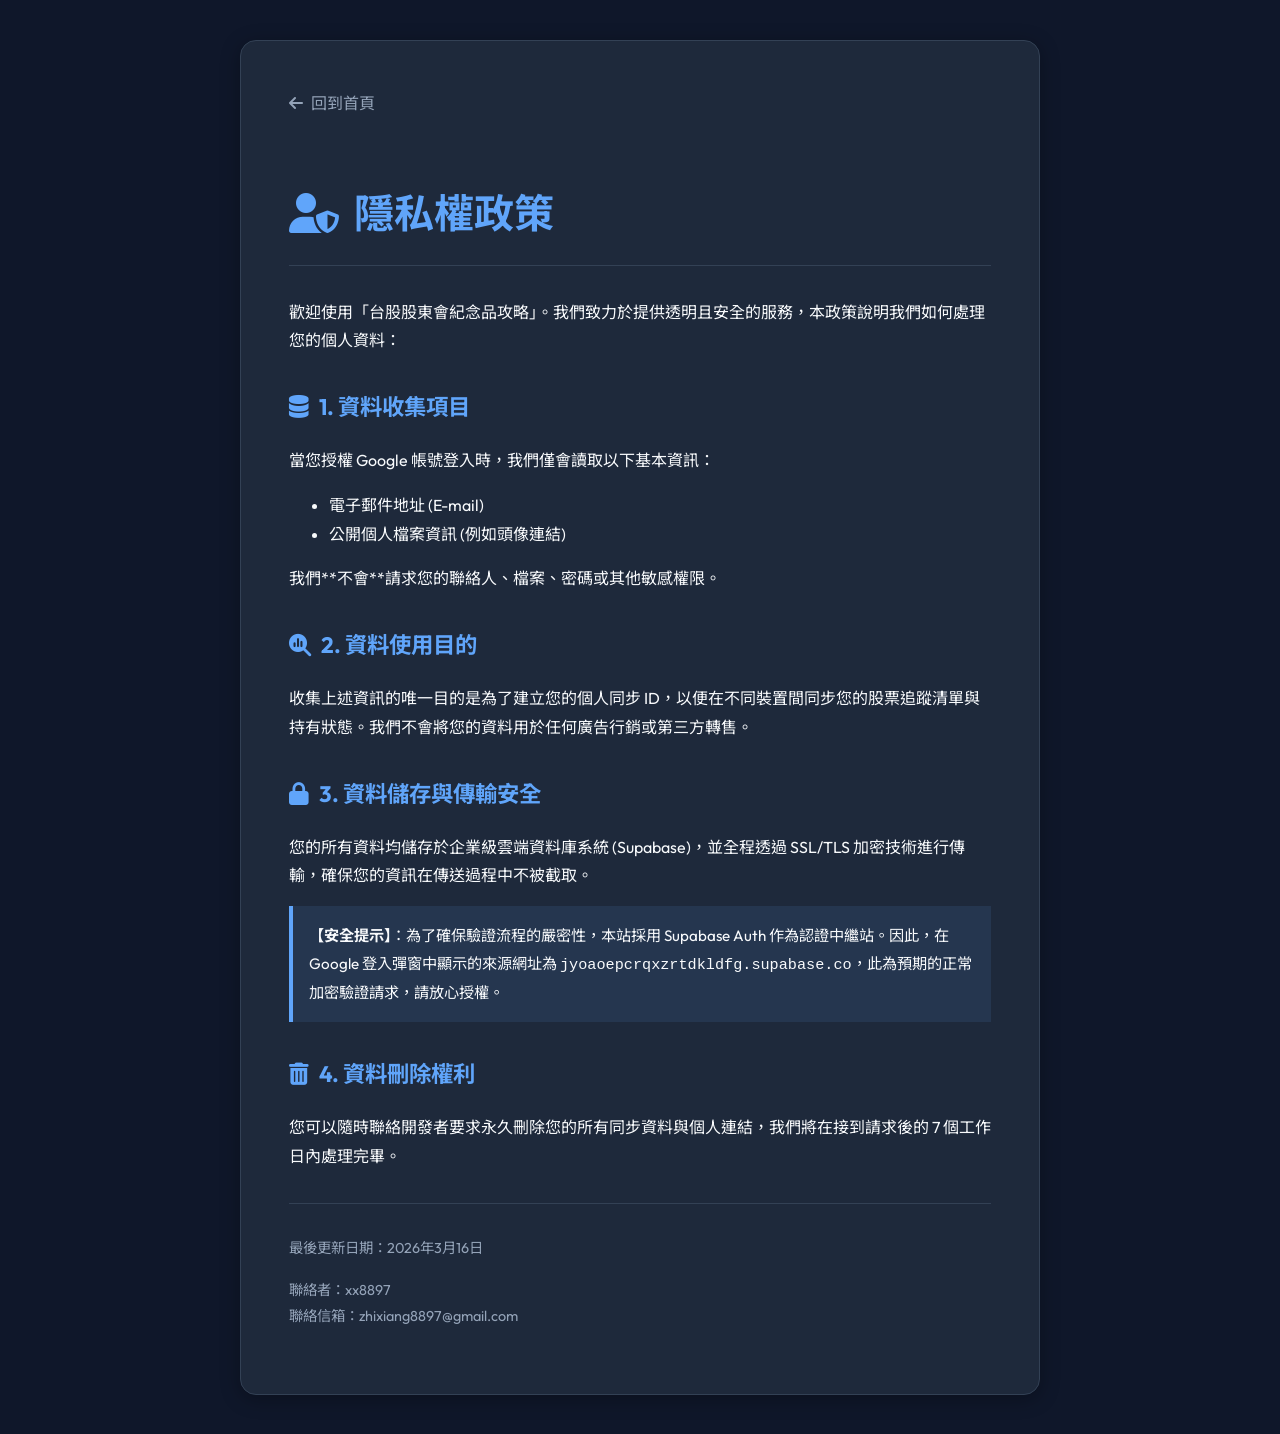
<file: privacy.html>
<!DOCTYPE html>
<html lang="zh-TW">
<head>
    <meta charset="UTF-8">
    <meta name="viewport" content="width=device-width, initial-scale=1.0">
    <title>隱私權政策 - 台股股東會紀念品攻略</title>
    <link rel="preconnect" href="https://fonts.googleapis.com">
    <link rel="preconnect" href="https://fonts.gstatic.com" crossorigin>
    <link href="https://fonts.googleapis.com/css2?family=Noto+Sans+TC:wght@300;400;500;700&family=Outfit:wght@400;600;800&display=swap" rel="stylesheet">
    <link rel="stylesheet" href="https://cdnjs.cloudflare.com/ajax/libs/font-awesome/6.4.0/css/all.min.css">
    <style>
        :root {
            --bg-dark: #0f172a;
            --card-bg: #1e293b;
            --accent: #60a5fa;
            --text-main: #f8fafc;
            --text-muted: #94a3b8;
            --border: #334155;
        }

        * { box-sizing: border-box; }
        
        body {
            background-color: var(--bg-dark);
            color: var(--text-main);
            font-family: 'Outfit', 'Noto Sans TC', sans-serif;
            line-height: 1.8;
            margin: 0;
            padding: 0;
            display: flex;
            justify-content: center;
            align-items: center;
            min-height: 100vh;
        }

        .container {
            max-width: 800px;
            width: 90%;
            margin: 40px auto;
            background: var(--card-bg);
            padding: 3rem;
            border-radius: 16px;
            box-shadow: 0 4px 20px rgba(0,0,0,0.3);
            border: 1px solid var(--border);
        }

        h1 {
            color: var(--accent);
            font-size: 2.5rem;
            margin-bottom: 2rem;
            display: flex;
            align-items: center;
            gap: 15px;
            border-bottom: 1px solid var(--border);
            padding-bottom: 1rem;
        }

        h2 {
            color: var(--accent);
            font-size: 1.4rem;
            margin-top: 2rem;
            display: flex;
            align-items: center;
            gap: 10px;
        }

        p {
            color: var(--text-main);
            margin-bottom: 1rem;
        }

        .muted {
            color: var(--text-muted);
            font-size: 0.9rem;
        }

        .back-link {
            display: inline-flex;
            align-items: center;
            gap: 8px;
            color: var(--text-muted);
            text-decoration: none;
            margin-bottom: 2rem;
            transition: color 0.3s;
        }

        .back-link:hover {
            color: var(--accent);
        }

        hr {
            border: none;
            border-top: 1px solid var(--border);
            margin: 2rem 0;
        }

        @media (max-width: 600px) {
            .container { padding: 1.5rem; margin: 20px auto; }
            h1 { font-size: 1.8rem; }
        }
    </style>
</head>
<body>
    <div class="container">
        <a href="/" class="back-link"><i class="fa-solid fa-arrow-left"></i> 回到首頁</a>
        
        <h1><i class="fa-solid fa-user-shield"></i> 隱私權政策</h1>
        <p>歡迎使用「台股股東會紀念品攻略」。我們致力於提供透明且安全的服務，本政策說明我們如何處理您的個人資料：</p>
        
        <h2><i class="fa-solid fa-database"></i> 1. 資料收集項目</h2>
        <p>當您授權 Google 帳號登入時，我們僅會讀取以下基本資訊：</p>
        <ul>
            <li>電子郵件地址 (E-mail)</li>
            <li>公開個人檔案資訊 (例如頭像連結)</li>
        </ul>
        <p>我們**不會**請求您的聯絡人、檔案、密碼或其他敏感權限。</p>
        
        <h2><i class="fa-solid fa-magnifying-glass-chart"></i> 2. 資料使用目的</h2>
        <p>收集上述資訊的唯一目的是為了建立您的個人同步 ID，以便在不同裝置間同步您的股票追蹤清單與持有狀態。我們不會將您的資料用於任何廣告行銷或第三方轉售。</p>
        
        <h2><i class="fa-solid fa-lock"></i> 3. 資料儲存與傳輸安全</h2>
        <p>您的所有資料均儲存於企業級雲端資料庫系統 (Supabase)，並全程透過 SSL/TLS 加密技術進行傳輸，確保您的資訊在傳送過程中不被截取。</p>
        <p style="background: rgba(96, 165, 250, 0.1); padding: 1rem; border-left: 4px solid var(--accent); font-size: 0.95rem;">
            <strong>【安全提示】</strong>：為了確保驗證流程的嚴密性，本站採用 Supabase Auth 作為認證中繼站。因此，在 Google 登入彈窗中顯示的來源網址為 <code>jyoaoepcrqxzrtdkldfg.supabase.co</code>，此為預期的正常加密驗證請求，請放心授權。
        </p>
        
        <h2><i class="fa-solid fa-trash-can"></i> 4. 資料刪除權利</h2>
        <p>您可以隨時聯絡開發者要求永久刪除您的所有同步資料與個人連結，我們將在接到請求後的 7 個工作日內處理完畢。</p>
        
        <hr>
        <p class="muted">最後更新日期：2026年3月16日</p>
        <p class="muted">聯絡者：xx8897<br>聯絡信箱：zhixiang8897@gmail.com</p>
    </div>
</body>
</html>
</file>
